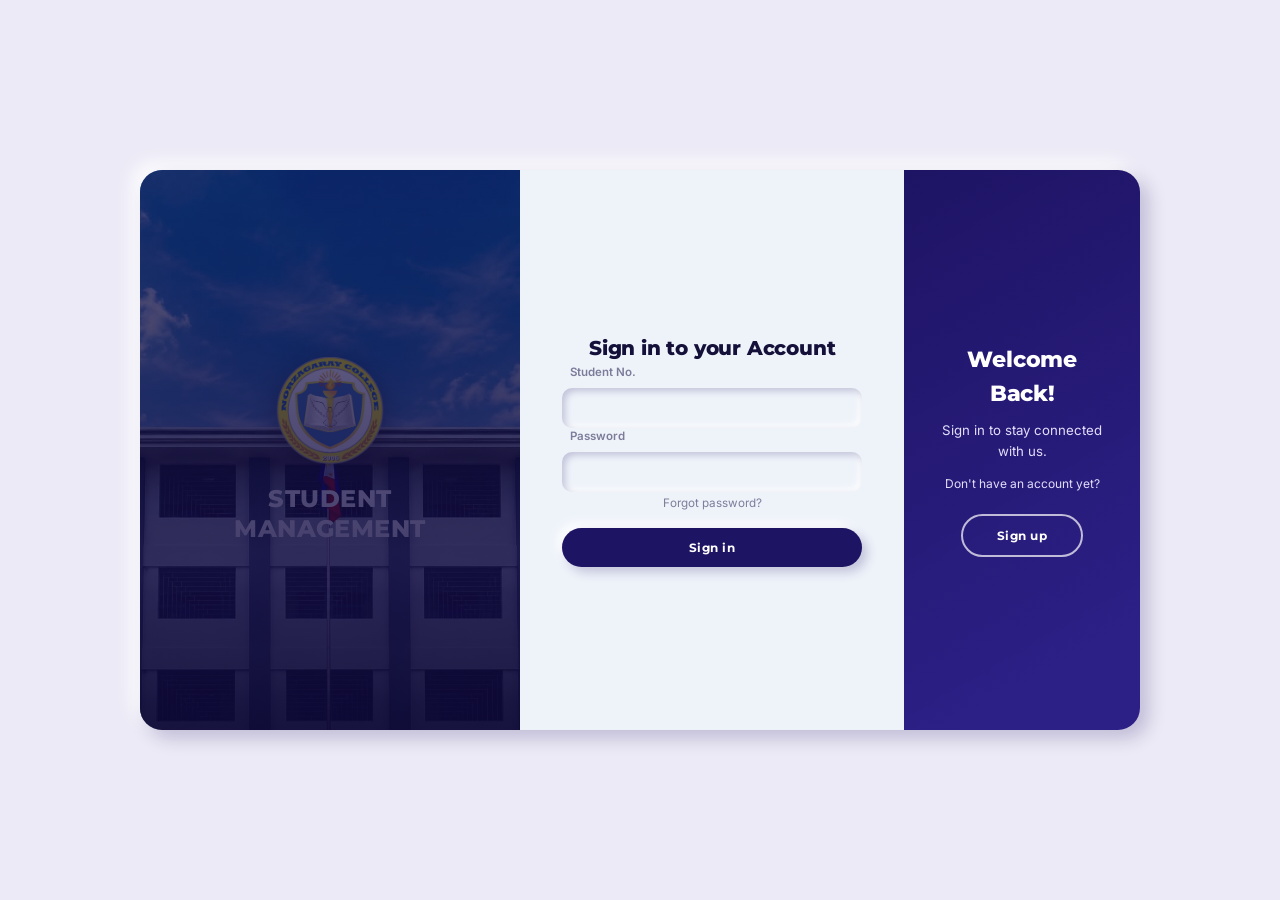
<file: index.html>
<!DOCTYPE html>
<html lang="en">
<head>
<meta charset="UTF-8">
<meta name="viewport" content="width=device-width, initial-scale=1">
<title>Sign in — Student Complaint Management System | Norzagaray College</title>
<link rel="icon" href="logo.png">
<link rel="stylesheet" href="style.css">
</head>
<body class="auth-page">

<div class="auth-card" id="authCard">

  <!-- left: campus photo panel -->
  <div class="auth-photo">
    <img class="seal" src="logo.png" alt="Norzagaray College seal">
    <h2>STUDENT<br>MANAGEMENT</h2>
  </div>

  <!-- right: swappable sign in / register panels -->
  <div class="auth-tabs">
    <button class="tab on" id="tabIn" type="button" onclick="showSignIn()">Sign in</button>
    <button class="tab" id="tabUp" type="button" onclick="showRegister()">Register</button>
  </div>

    <!-- SIGN IN -->
    <div class="form-side side-signin">
      <form class="auth-form" action="dashboard.html" method="get">
        <h1>Sign in to your Account</h1>

        <label class="field">
          <span>Student No.</span>
          <input type="text" name="student_no" required>
        </label>

        <label class="field">
          <span>Password</span>
          <input type="password" name="password" required>
        </label>

        <a href="#" class="forgot">Forgot password?</a>

        <button class="btn btn-wide" type="submit">Sign in</button>
      </form>
    </div>

    <!-- REGISTER -->
    <div class="form-side side-register">
      <form class="auth-form" action="dashboard.html" method="get">
        <h1>Create an Account</h1>

        <label class="field">
          <span>Full name</span>
          <input type="text" name="full_name" required>
        </label>

        <label class="field">
          <span>Student No.</span>
          <input type="text" name="student_no" placeholder="2025-0448" required>
        </label>

        <label class="field">
          <span>Email</span>
          <input type="email" name="email" placeholder="you@norzagaraycollege.edu.ph" required>
        </label>

        <label class="field">
          <span>Password</span>
          <input type="password" name="password" placeholder="At least 8 characters" required>
        </label>

        <label class="field">
          <span>Confirm password</span>
          <input type="password" name="confirm_password" placeholder="Re-type your password" required>
        </label>

        <button class="btn btn-wide" type="submit" style="margin-top:6px">Sign up</button>
      </form>
    </div>

    <!-- the navy panel that slides across -->
    <div class="slide-panel">
      <div class="panel-face panel-left">
        <h2>Welcome Back!</h2>
        <p>Sign in to stay connected with us.</p>
        <p style="margin-top:-6px; font-size:.75rem;">Don't have an account yet?</p>
        <button class="btn btn-ghost" type="button" onclick="showRegister()">Sign up</button>
      </div>
      <div class="panel-face panel-right">
        <h2>Hi NC Students!</h2>
        <p>Sign up once, then raise concerns about a teacher, student, or damaged facility.</p>
        <button class="btn btn-ghost" type="button" onclick="showSignIn()">Back</button>
      </div>
    </div>

</div>

<script>
  const card = document.getElementById('authCard');
  const tabIn = document.getElementById('tabIn');
  const tabUp = document.getElementById('tabUp');

  function showRegister(){
    card.classList.add('show-register');
    tabUp.classList.add('on'); tabIn.classList.remove('on');
  }
  function showSignIn(){
    card.classList.remove('show-register');
    tabIn.classList.add('on'); tabUp.classList.remove('on');
  }
</script>
</body>
</html>
</file>
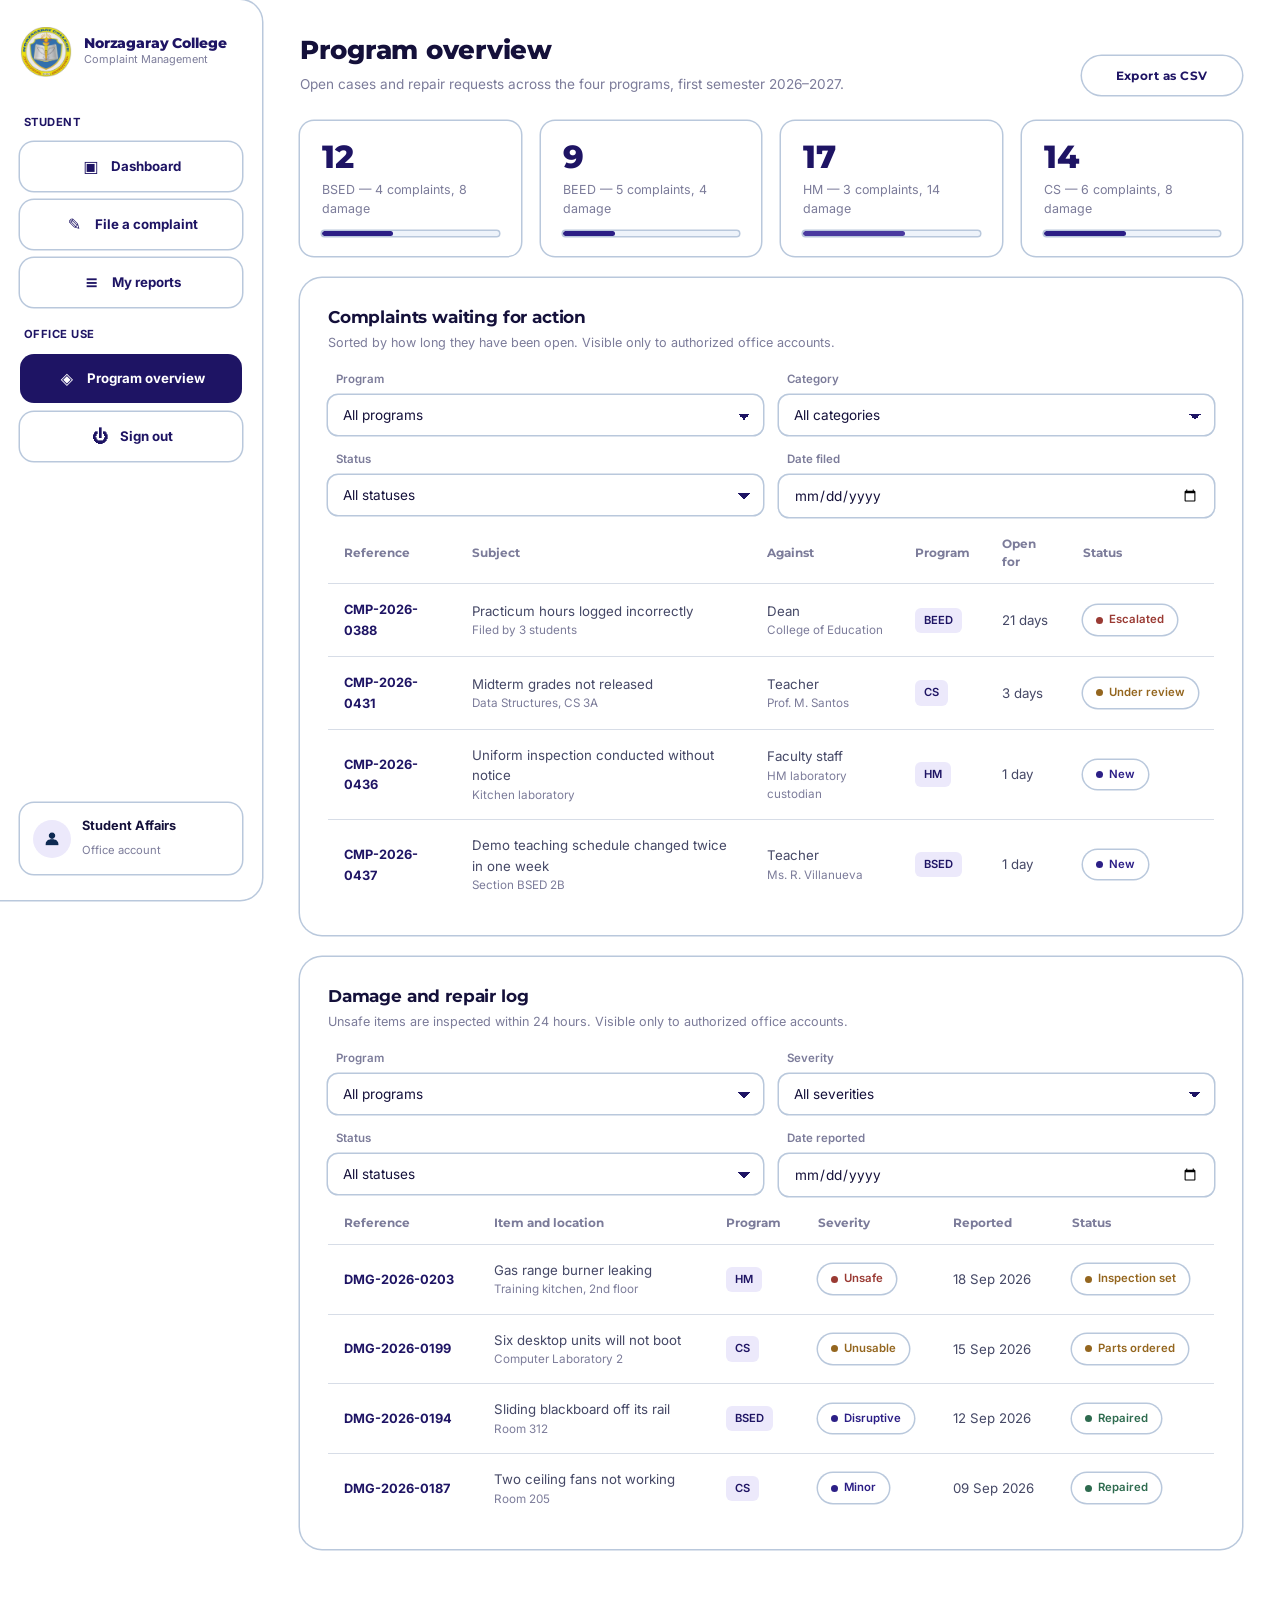
<file: admin.html>
<!DOCTYPE html>
<html lang="en">
<head>
<meta charset="UTF-8">
<meta name="viewport" content="width=device-width, initial-scale=1">
<title>Program overview — Student Complaint Management System</title>
<link rel="icon" href="logo.png">
<link rel="stylesheet" href="style.css">
</head>
<body>

<div class="shell">

  <aside class="rail">
    <div class="rail-brand">
      <img src="logo.png" alt="Norzagaray College seal">
      <div>
        <div class="brand-name">Norzagaray College</div>
        <div class="brand-sub">Complaint Management</div>
      </div>
    </div>

    <nav class="nav">
      <span class="nav-label">Student</span>
      <a href="dashboard.html"><span class="ico">▣</span> Dashboard</a>
      <a href="complaint.html"><span class="ico">✎</span> File a complaint</a>
      <a href="reports.html"><span class="ico">≡</span> My reports</a>
      <span class="nav-label">Office use</span>
      <a href="admin.html" class="on"><span class="ico">◈</span> Program overview</a>
      <a href="index.html"><span class="ico">⏻</span> Sign out</a>
    </nav>

    <div class="rail-user">
      <div class="avatar"><img src="avatar.png" alt=""></div>
      <div>
        <b>Student Affairs</b>
        <span>Office account</span>
      </div>
    </div>
  </aside>

  <main class="main">

    <div class="topbar">
      <div>
        <h1>Program overview</h1>
        <p>Open cases and repair requests across the four programs, first semester 2026–2027.</p>
      </div>
      <div class="topbar-actions">
        <button class="btn btn-soft" type="button">Export as CSV</button>
      </div>
    </div>

    <div class="grid g-4">
      <div class="stat">
        <div class="n">12</div>
        <div class="k">BSED — 4 complaints, 8 damage</div>
        <div class="bar"><i style="width:40%"></i></div>
      </div>
      <div class="stat">
        <div class="n">9</div>
        <div class="k">BEED — 5 complaints, 4 damage</div>
        <div class="bar"><i style="width:30%"></i></div>
      </div>
      <div class="stat">
        <div class="n">17</div>
        <div class="k">HM — 3 complaints, 14 damage</div>
        <div class="bar"><i class="gold" style="width:58%"></i></div>
      </div>
      <div class="stat">
        <div class="n">14</div>
        <div class="k">CS — 6 complaints, 8 damage</div>
        <div class="bar"><i style="width:47%"></i></div>
      </div>
    </div>

    <div class="card" style="margin-top:22px">
      <div class="card-head">
        <div>
          <h2>Complaints waiting for action</h2>
          <p>Sorted by how long they have been open. Visible only to authorized office accounts.</p>
        </div>
      </div>

      <div class="form-grid" style="margin-bottom:18px">
        <label class="field" style="margin:0">
          <span>Program</span>
          <select>
            <option>All programs</option>
            <option>BSED</option>
            <option>BEED</option>
            <option>HM</option>
            <option>CS</option>
          </select>
        </label>
        <label class="field" style="margin:0">
          <span>Category</span>
          <select>
            <option>All categories</option>
            <option>Grading or records</option>
            <option>Conduct or unfair treatment</option>
            <option>Class schedule or absences</option>
            <option>Fees, payments, or receipts</option>
            <option>Office service and response time</option>
            <option>Harassment or bullying</option>
            <option>Other</option>
          </select>
        </label>
        <label class="field" style="margin:0">
          <span>Status</span>
          <select>
            <option>All statuses</option>
            <option>New</option>
            <option>Under review</option>
            <option>Escalated</option>
            <option>Resolved</option>
          </select>
        </label>
        <label class="field" style="margin:0">
          <span>Date filed</span>
          <input type="date">
        </label>
      </div>

      <div class="table-wrap">
        <table>
          <thead>
            <tr>
              <th>Reference</th>
              <th>Subject</th>
              <th>Against</th>
              <th>Program</th>
              <th>Open for</th>
              <th>Status</th>
            </tr>
          </thead>
          <tbody>
            <tr>
              <td><span class="ref">CMP-2026-0388</span></td>
              <td>Practicum hours logged incorrectly<span class="sub">Filed by 3 students</span></td>
              <td>Dean<span class="sub">College of Education</span></td>
              <td><span class="chip">BEED</span></td>
              <td>21 days</td>
              <td><span class="pill urgent">Escalated</span></td>
            </tr>
            <tr>
              <td><span class="ref">CMP-2026-0431</span></td>
              <td>Midterm grades not released<span class="sub">Data Structures, CS 3A</span></td>
              <td>Teacher<span class="sub">Prof. M. Santos</span></td>
              <td><span class="chip">CS</span></td>
              <td>3 days</td>
              <td><span class="pill review">Under review</span></td>
            </tr>
            <tr>
              <td><span class="ref">CMP-2026-0436</span></td>
              <td>Uniform inspection conducted without notice<span class="sub">Kitchen laboratory</span></td>
              <td>Faculty staff<span class="sub">HM laboratory custodian</span></td>
              <td><span class="chip">HM</span></td>
              <td>1 day</td>
              <td><span class="pill new">New</span></td>
            </tr>
            <tr>
              <td><span class="ref">CMP-2026-0437</span></td>
              <td>Demo teaching schedule changed twice in one week<span class="sub">Section BSED 2B</span></td>
              <td>Teacher<span class="sub">Ms. R. Villanueva</span></td>
              <td><span class="chip">BSED</span></td>
              <td>1 day</td>
              <td><span class="pill new">New</span></td>
            </tr>
          </tbody>
        </table>
      </div>
    </div>

    <div class="card">
      <div class="card-head">
        <div>
          <h2>Damage and repair log</h2>
          <p>Unsafe items are inspected within 24 hours. Visible only to authorized office accounts.</p>
        </div>
      </div>

      <div class="form-grid" style="margin-bottom:18px">
        <label class="field" style="margin:0">
          <span>Program</span>
          <select>
            <option>All programs</option>
            <option>BSED</option>
            <option>BEED</option>
            <option>HM</option>
            <option>CS</option>
          </select>
        </label>
        <label class="field" style="margin:0">
          <span>Severity</span>
          <select>
            <option>All severities</option>
            <option>Minor</option>
            <option>Disruptive</option>
            <option>Unusable</option>
            <option>Unsafe</option>
          </select>
        </label>
        <label class="field" style="margin:0">
          <span>Status</span>
          <select>
            <option>All statuses</option>
            <option>Reported</option>
            <option>Inspection set</option>
            <option>Parts ordered</option>
            <option>Repaired</option>
          </select>
        </label>
        <label class="field" style="margin:0">
          <span>Date reported</span>
          <input type="date">
        </label>
      </div>

      <div class="table-wrap">
        <table>
          <thead>
            <tr>
              <th>Reference</th>
              <th>Item and location</th>
              <th>Program</th>
              <th>Severity</th>
              <th>Reported</th>
              <th>Status</th>
            </tr>
          </thead>
          <tbody>
            <tr>
              <td><span class="ref">DMG-2026-0203</span></td>
              <td>Gas range burner leaking<span class="sub">Training kitchen, 2nd floor</span></td>
              <td><span class="chip">HM</span></td>
              <td><span class="pill urgent">Unsafe</span></td>
              <td>18 Sep 2026</td>
              <td><span class="pill review">Inspection set</span></td>
            </tr>
            <tr>
              <td><span class="ref">DMG-2026-0199</span></td>
              <td>Six desktop units will not boot<span class="sub">Computer Laboratory 2</span></td>
              <td><span class="chip">CS</span></td>
              <td><span class="pill review">Unusable</span></td>
              <td>15 Sep 2026</td>
              <td><span class="pill review">Parts ordered</span></td>
            </tr>
            <tr>
              <td><span class="ref">DMG-2026-0194</span></td>
              <td>Sliding blackboard off its rail<span class="sub">Room 312</span></td>
              <td><span class="chip">BSED</span></td>
              <td><span class="pill new">Disruptive</span></td>
              <td>12 Sep 2026</td>
              <td><span class="pill done">Repaired</span></td>
            </tr>
            <tr>
              <td><span class="ref">DMG-2026-0187</span></td>
              <td>Two ceiling fans not working<span class="sub">Room 205</span></td>
              <td><span class="chip">CS</span></td>
              <td><span class="pill new">Minor</span></td>
              <td>09 Sep 2026</td>
              <td><span class="pill done">Repaired</span></td>
            </tr>
          </tbody>
        </table>
      </div>
    </div>

  </main>
</div>
<script src="profile.js"></script>
</body>
</html>
</file>
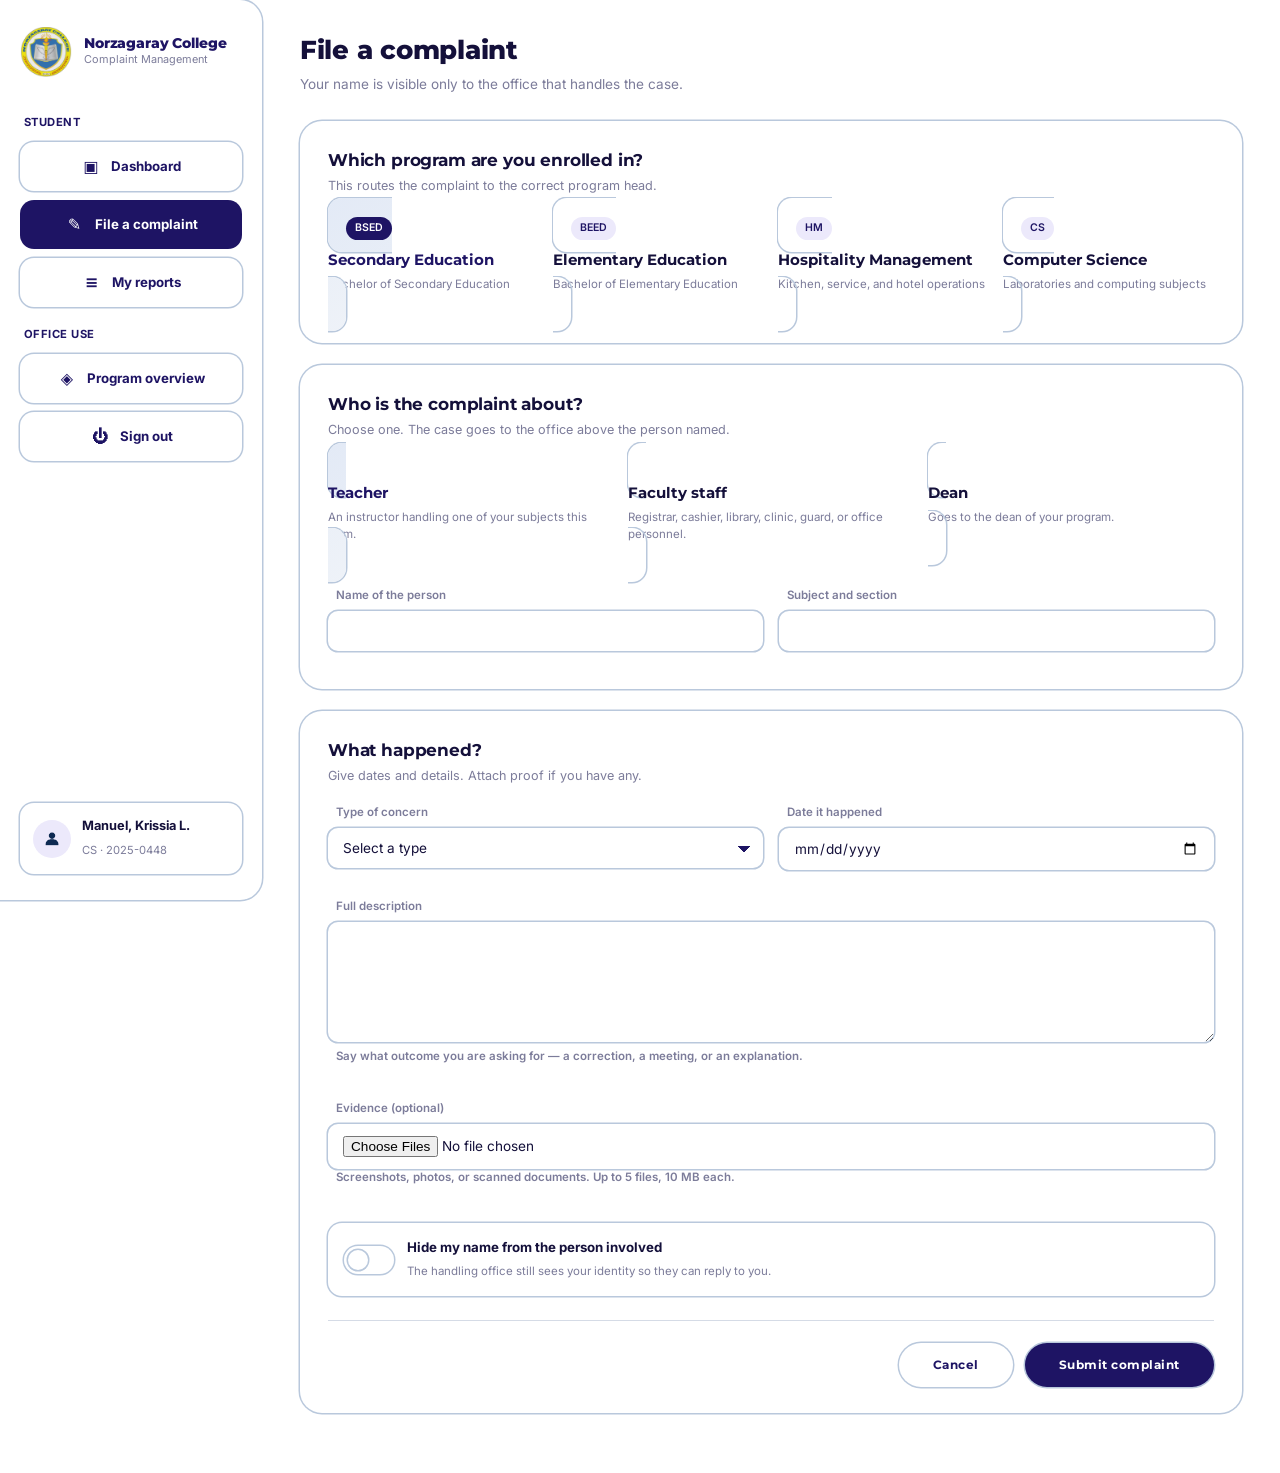
<file: complaint.html>
<!DOCTYPE html>
<html lang="en">
<head>
<meta charset="UTF-8">
<meta name="viewport" content="width=device-width, initial-scale=1">
<title>File a complaint — Student Complaint Management System</title>
<link rel="icon" href="logo.png">
<link rel="stylesheet" href="style.css">
</head>
<body>

<div class="shell">

  <aside class="rail">
    <div class="rail-brand">
      <img src="logo.png" alt="Norzagaray College seal">
      <div>
        <div class="brand-name">Norzagaray College</div>
        <div class="brand-sub">Complaint Management</div>
      </div>
    </div>

    <nav class="nav">
      <span class="nav-label">Student</span>
      <a href="dashboard.html"><span class="ico">▣</span> Dashboard</a>
      <a href="complaint.html" class="on"><span class="ico">✎</span> File a complaint</a>
      <a href="reports.html"><span class="ico">≡</span> My reports</a>
      <span class="nav-label">Office use</span>
      <a href="admin.html"><span class="ico">◈</span> Program overview</a>
      <a href="index.html"><span class="ico">⏻</span> Sign out</a>
    </nav>

    <div class="rail-user">
      <div class="avatar"><img src="avatar.png" alt=""></div>
      <div>
        <b>Manuel, Krissia L.</b>
        <span>CS · 2025-0448</span>
      </div>
    </div>
  </aside>

  <main class="main">

    <div class="topbar">
      <div>
        <h1>File a complaint</h1>
        <p>Your name is visible only to the office that handles the case.</p>
      </div>
    </div>

    <form action="reports.html" method="get">

      <div class="card">
        <div class="card-head">
          <div>
            <h2>Which program are you enrolled in?</h2>
            <p>This routes the complaint to the correct program head.</p>
          </div>
        </div>

        <div class="choice-grid c4">
          <label class="choice">
            <input type="radio" name="program" value="BSED" checked>
            <span class="box">
              <span class="tag">BSED</span>
              <b>Secondary Education</b>
              <small>Bachelor of Secondary Education</small>
            </span>
          </label>
          <label class="choice">
            <input type="radio" name="program" value="BEED">
            <span class="box">
              <span class="tag">BEED</span>
              <b>Elementary Education</b>
              <small>Bachelor of Elementary Education</small>
            </span>
          </label>
          <label class="choice">
            <input type="radio" name="program" value="HM">
            <span class="box">
              <span class="tag">HM</span>
              <b>Hospitality Management</b>
              <small>Kitchen, service, and hotel operations</small>
            </span>
          </label>
          <label class="choice">
            <input type="radio" name="program" value="CS">
            <span class="box">
              <span class="tag">CS</span>
              <b>Computer Science</b>
              <small>Laboratories and computing subjects</small>
            </span>
          </label>
        </div>
      </div>

      <div class="card">
        <div class="card-head">
          <div>
            <h2>Who is the complaint about?</h2>
            <p>Choose one. The case goes to the office above the person named.</p>
          </div>
        </div>

        <div class="choice-grid c3">
          <label class="choice">
            <input type="radio" name="against" value="teacher" checked>
            <span class="box">
              <b>Teacher</b>
              <small>An instructor handling one of your subjects this term.</small>
            </span>
          </label>
          <label class="choice">
            <input type="radio" name="against" value="faculty-staff">
            <span class="box">
              <b>Faculty staff</b>
              <small>Registrar, cashier, library, clinic, guard, or office personnel.</small>
            </span>
          </label>
          <label class="choice">
            <input type="radio" name="against" value="dean">
            <span class="box">
              <b>Dean</b>
              <small>Goes to the dean of your program.</small>
            </span>
          </label>
        </div>

        <div class="form-grid" style="margin-top:20px">
          <label class="field">
            <span>Name of the person</span>
            <input type="text" name="person">
          </label>
          <label class="field">
            <span>Subject and section</span>
            <input type="text" name="context">
          </label>
        </div>
      </div>

      <div class="card">
        <div class="card-head">
          <div>
            <h2>What happened?</h2>
            <p>Give dates and details. Attach proof if you have any.</p>
          </div>
        </div>

        <div class="form-grid">
          <label class="field">
            <span>Type of concern</span>
            <select name="category" required>
              <option value="" selected disabled>Select a type</option>
              <option>Grading or records</option>
              <option>Conduct or unfair treatment</option>
              <option>Class schedule or absences</option>
              <option>Fees, payments, or receipts</option>
              <option>Office service and response time</option>
              <option>Harassment or bullying</option>
              <option>Other</option>
            </select>
          </label>

          <label class="field">
            <span>Date it happened</span>
            <input type="date" name="date" required>
          </label>

          <label class="field span-2">
            <span>Full description</span>
            <textarea name="details" required></textarea>
            <span class="form-note">Say what outcome you are asking for — a correction, a meeting, or an explanation.</span>
          </label>

          <label class="field span-2">
            <span>Evidence (optional)</span>
            <input type="file" name="evidence" multiple>
            <span class="form-note">Screenshots, photos, or scanned documents. Up to 5 files, 10&nbsp;MB each.</span>
          </label>
        </div>

        <div class="switch-row" style="margin-top:18px">
          <label class="switch">
            <input type="checkbox" name="anonymous">
            <span class="track"></span>
          </label>
          <div>
            <b>Hide my name from the person involved</b>
            <small>The handling office still sees your identity so they can reply to you.</small>
          </div>
        </div>

        <div class="form-actions">
          <a href="dashboard.html" class="btn btn-soft">Cancel</a>
          <button class="btn" type="submit">Submit complaint</button>
        </div>
      </div>

    </form>

  </main>
</div>
<script src="profile.js"></script>
</body>
</html>
</file>
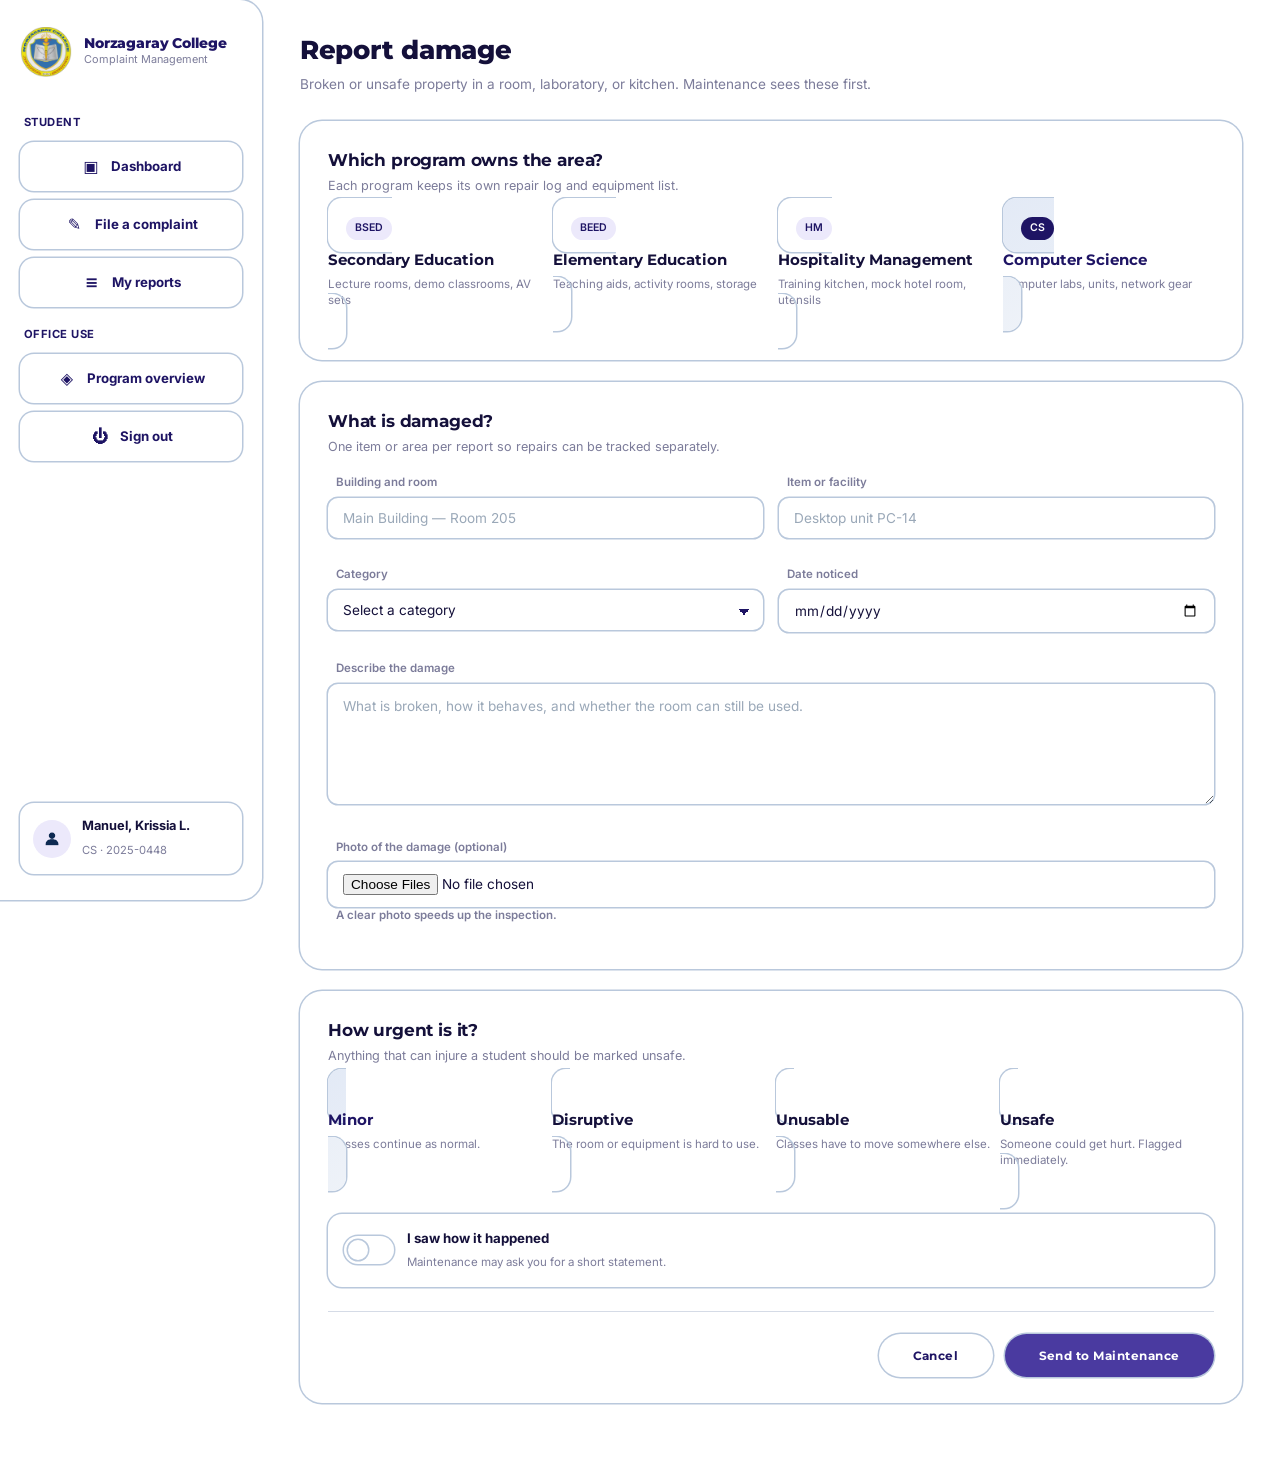
<file: damage.html>
<!DOCTYPE html>
<html lang="en">
<head>
<meta charset="UTF-8">
<meta name="viewport" content="width=device-width, initial-scale=1">
<title>Report damage — Student Complaint Management System</title>
<link rel="icon" href="logo.png">
<link rel="stylesheet" href="style.css">
</head>
<body>

<div class="shell">

  <aside class="rail">
    <div class="rail-brand">
      <img src="logo.png" alt="Norzagaray College seal">
      <div>
        <div class="brand-name">Norzagaray College</div>
        <div class="brand-sub">Complaint Management</div>
      </div>
    </div>

    <nav class="nav">
      <span class="nav-label">Student</span>
      <a href="dashboard.html"><span class="ico">▣</span> Dashboard</a>
      <a href="complaint.html"><span class="ico">✎</span> File a complaint</a>
      <a href="reports.html"><span class="ico">≡</span> My reports</a>
      <span class="nav-label">Office use</span>
      <a href="admin.html"><span class="ico">◈</span> Program overview</a>
      <a href="index.html"><span class="ico">⏻</span> Sign out</a>
    </nav>

    <div class="rail-user">
      <div class="avatar"><img src="avatar.png" alt=""></div>
      <div>
        <b>Manuel, Krissia L.</b>
        <span>CS · 2025-0448</span>
      </div>
    </div>
  </aside>

  <main class="main">

    <div class="topbar">
      <div>
        <h1>Report damage</h1>
        <p>Broken or unsafe property in a room, laboratory, or kitchen. Maintenance sees these first.</p>
      </div>
    </div>

    <form action="reports.html" method="get">

      <div class="card">
        <div class="card-head">
          <div>
            <h2>Which program owns the area?</h2>
            <p>Each program keeps its own repair log and equipment list.</p>
          </div>
        </div>

        <div class="choice-grid c4">
          <label class="choice">
            <input type="radio" name="program" value="BSED">
            <span class="box">
              <span class="tag">BSED</span>
              <b>Secondary Education</b>
              <small>Lecture rooms, demo classrooms, AV sets</small>
            </span>
          </label>
          <label class="choice">
            <input type="radio" name="program" value="BEED">
            <span class="box">
              <span class="tag">BEED</span>
              <b>Elementary Education</b>
              <small>Teaching aids, activity rooms, storage</small>
            </span>
          </label>
          <label class="choice">
            <input type="radio" name="program" value="HM">
            <span class="box">
              <span class="tag">HM</span>
              <b>Hospitality Management</b>
              <small>Training kitchen, mock hotel room, utensils</small>
            </span>
          </label>
          <label class="choice">
            <input type="radio" name="program" value="CS" checked>
            <span class="box">
              <span class="tag">CS</span>
              <b>Computer Science</b>
              <small>Computer labs, units, network gear</small>
            </span>
          </label>
        </div>
      </div>

      <div class="card">
        <div class="card-head">
          <div>
            <h2>What is damaged?</h2>
            <p>One item or area per report so repairs can be tracked separately.</p>
          </div>
        </div>

        <div class="form-grid">
          <label class="field">
            <span>Building and room</span>
            <input type="text" name="room" placeholder="Main Building — Room 205" required>
          </label>

          <label class="field">
            <span>Item or facility</span>
            <input type="text" name="item" placeholder="Desktop unit PC-14" required>
          </label>

          <label class="field">
            <span>Category</span>
            <select name="category" required>
              <option value="" selected disabled>Select a category</option>
              <option>Electrical — lights, outlets, fans, aircon</option>
              <option>Computer and network equipment</option>
              <option>Kitchen or laboratory equipment</option>
              <option>Furniture — chairs, tables, cabinets</option>
              <option>Plumbing and comfort rooms</option>
              <option>Structure — doors, windows, ceiling, floor</option>
              <option>Other</option>
            </select>
          </label>

          <label class="field">
            <span>Date noticed</span>
            <input type="date" name="date" required>
          </label>

          <label class="field span-2">
            <span>Describe the damage</span>
            <textarea name="details" placeholder="What is broken, how it behaves, and whether the room can still be used." required></textarea>
          </label>

          <label class="field span-2">
            <span>Photo of the damage (optional)</span>
            <input type="file" name="photo" accept="image/*" multiple>
            <span class="form-note">A clear photo speeds up the inspection.</span>
          </label>
        </div>
      </div>

      <div class="card">
        <div class="card-head">
          <div>
            <h2>How urgent is it?</h2>
            <p>Anything that can injure a student should be marked unsafe.</p>
          </div>
        </div>

        <div class="scale">
          <label class="choice">
            <input type="radio" name="severity" value="minor" checked>
            <span class="box">
              <b>Minor</b>
              <small>Classes continue as normal.</small>
            </span>
          </label>
          <label class="choice">
            <input type="radio" name="severity" value="disruptive">
            <span class="box">
              <b>Disruptive</b>
              <small>The room or equipment is hard to use.</small>
            </span>
          </label>
          <label class="choice">
            <input type="radio" name="severity" value="unusable">
            <span class="box">
              <b>Unusable</b>
              <small>Classes have to move somewhere else.</small>
            </span>
          </label>
          <label class="choice">
            <input type="radio" name="severity" value="unsafe">
            <span class="box">
              <b>Unsafe</b>
              <small>Someone could get hurt. Flagged immediately.</small>
            </span>
          </label>
        </div>

        <div class="switch-row" style="margin-top:20px">
          <label class="switch">
            <input type="checkbox" name="witness">
            <span class="track"></span>
          </label>
          <div>
            <b>I saw how it happened</b>
            <small>Maintenance may ask you for a short statement.</small>
          </div>
        </div>

        <div class="form-actions">
          <a href="dashboard.html" class="btn btn-soft">Cancel</a>
          <button class="btn btn-gold" type="submit">Send to Maintenance</button>
        </div>
      </div>

    </form>

  </main>
</div>
<script src="profile.js"></script>
</body>
</html>
</file>
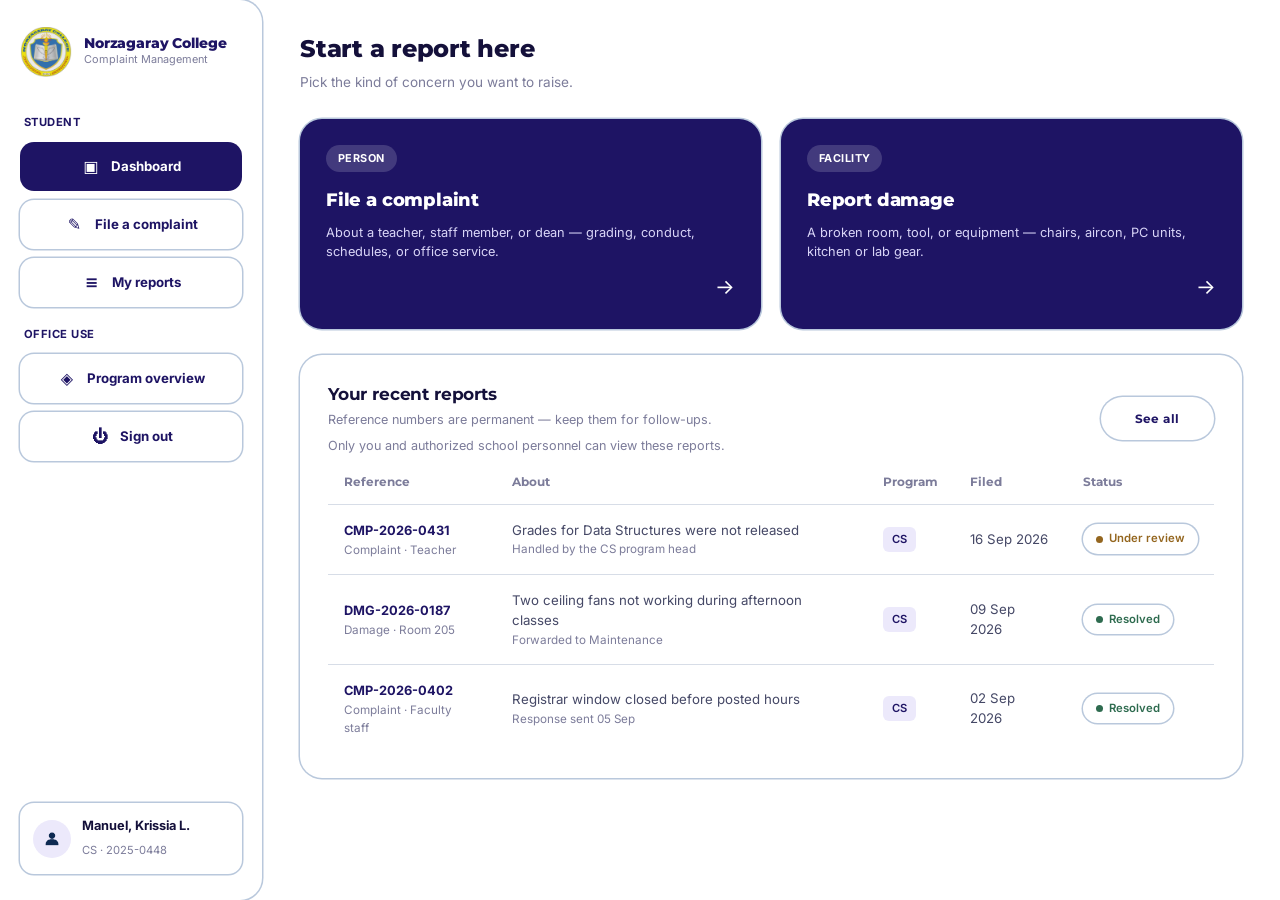
<file: dashboard.html>
<!DOCTYPE html>
<html lang="en">
<head>
<meta charset="UTF-8">
<meta name="viewport" content="width=device-width, initial-scale=1">
<title>Dashboard — Student Complaint Management System</title>
<link rel="icon" href="logo.png">
<link rel="stylesheet" href="style.css">
</head>
<body>

<div class="shell">

  <aside class="rail">
    <div class="rail-brand">
      <img src="logo.png" alt="Norzagaray College seal">
      <div>
        <div class="brand-name">Norzagaray College</div>
        <div class="brand-sub">Complaint Management</div>
      </div>
    </div>

    <nav class="nav">
      <span class="nav-label">Student</span>
      <a href="dashboard.html" class="on"><span class="ico">▣</span> Dashboard</a>
      <a href="complaint.html"><span class="ico">✎</span> File a complaint</a>
      <a href="reports.html"><span class="ico">≡</span> My reports</a>
      <span class="nav-label">Office use</span>
      <a href="admin.html"><span class="ico">◈</span> Program overview</a>
      <a href="index.html"><span class="ico">⏻</span> Sign out</a>
    </nav>

    <div class="rail-user">
      <div class="avatar"><img src="avatar.png" alt=""></div>
      <div>
        <b>Manuel, Krissia L.</b>
        <span>CS · 2025-0448</span>
      </div>
    </div>
  </aside>

  <main class="main">

    <div class="report-hero">
      <h1>Start a report here</h1>
      <p>Pick the kind of concern you want to raise.</p>
    </div>

    <div class="report-tiles">
      <a href="complaint.html" class="report-tile">
        <span class="tag">Person</span>
        <div>
          <h3>File a complaint</h3>
          <p>About a teacher, staff member, or dean — grading, conduct, schedules, or office service.</p>
        </div>
        <span class="go">→</span>
      </a>
      <a href="damage.html" class="report-tile">
        <span class="tag">Facility</span>
        <div>
          <h3>Report damage</h3>
          <p>A broken room, tool, or equipment — chairs, aircon, PC units, kitchen or lab gear.</p>
        </div>
        <span class="go">→</span>
      </a>
    </div>

    <div class="card" style="margin-top:26px">
      <div class="card-head">
        <div>
          <h2>Your recent reports</h2>
          <p>Reference numbers are permanent — keep them for follow-ups.</p>
          <p class="form-note" style="margin-top:6px">Only you and authorized school personnel can view these reports.</p>
        </div>
        <a href="reports.html" class="btn btn-soft">See all</a>
      </div>

      <div class="table-wrap">
        <table>
          <thead>
            <tr>
              <th>Reference</th>
              <th>About</th>
              <th>Program</th>
              <th>Filed</th>
              <th>Status</th>
            </tr>
          </thead>
          <tbody>
            <tr>
              <td><span class="ref">CMP-2026-0431</span><span class="sub">Complaint · Teacher</span></td>
              <td>Grades for Data Structures were not released<span class="sub">Handled by the CS program head</span></td>
              <td><span class="chip">CS</span></td>
              <td>16 Sep 2026</td>
              <td><span class="pill review">Under review</span></td>
            </tr>
            <tr>
              <td><span class="ref">DMG-2026-0187</span><span class="sub">Damage · Room 205</span></td>
              <td>Two ceiling fans not working during afternoon classes<span class="sub">Forwarded to Maintenance</span></td>
              <td><span class="chip">CS</span></td>
              <td>09 Sep 2026</td>
              <td><span class="pill done">Resolved</span></td>
            </tr>
            <tr>
              <td><span class="ref">CMP-2026-0402</span><span class="sub">Complaint · Faculty staff</span></td>
              <td>Registrar window closed before posted hours<span class="sub">Response sent 05 Sep</span></td>
              <td><span class="chip">CS</span></td>
              <td>02 Sep 2026</td>
              <td><span class="pill done">Resolved</span></td>
            </tr>
          </tbody>
        </table>
      </div>
    </div>

  </main>
</div>
<script src="profile.js"></script>
</body>
</html>
</file>
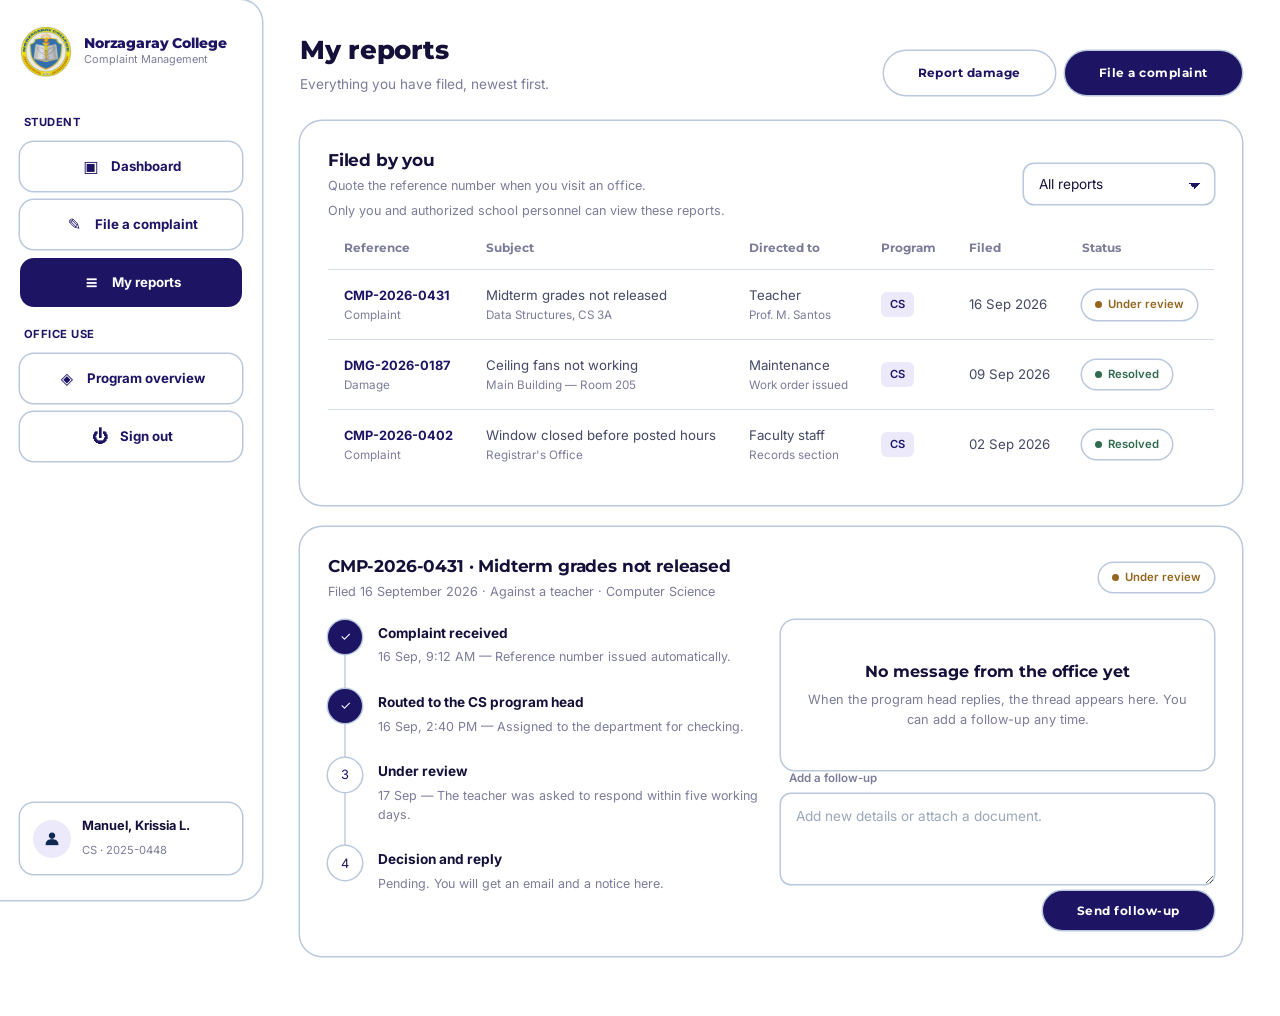
<file: reports.html>
<!DOCTYPE html>
<html lang="en">
<head>
<meta charset="UTF-8">
<meta name="viewport" content="width=device-width, initial-scale=1">
<title>My reports — Student Complaint Management System</title>
<link rel="icon" href="logo.png">
<link rel="stylesheet" href="style.css">
</head>
<body>

<div class="shell">

  <aside class="rail">
    <div class="rail-brand">
      <img src="logo.png" alt="Norzagaray College seal">
      <div>
        <div class="brand-name">Norzagaray College</div>
        <div class="brand-sub">Complaint Management</div>
      </div>
    </div>

    <nav class="nav">
      <span class="nav-label">Student</span>
      <a href="dashboard.html"><span class="ico">▣</span> Dashboard</a>
      <a href="complaint.html"><span class="ico">✎</span> File a complaint</a>
      <a href="reports.html" class="on"><span class="ico">≡</span> My reports</a>
      <span class="nav-label">Office use</span>
      <a href="admin.html"><span class="ico">◈</span> Program overview</a>
      <a href="index.html"><span class="ico">⏻</span> Sign out</a>
    </nav>

    <div class="rail-user">
      <div class="avatar"><img src="avatar.png" alt=""></div>
      <div>
        <b>Manuel, Krissia L.</b>
        <span>CS · 2025-0448</span>
      </div>
    </div>
  </aside>

  <main class="main">

    <div class="topbar">
      <div>
        <h1>My reports</h1>
        <p>Everything you have filed, newest first.</p>
      </div>
      <div class="topbar-actions">
        <a href="damage.html" class="btn btn-soft">Report damage</a>
        <a href="complaint.html" class="btn">File a complaint</a>
      </div>
    </div>

    <div class="card">
      <div class="card-head">
        <div>
          <h2>Filed by you</h2>
          <p>Quote the reference number when you visit an office.</p>
          <p class="form-note" style="margin-top:6px">Only you and authorized school personnel can view these reports.</p>
        </div>
        <label class="field" style="margin:0; min-width:190px">
          <select>
            <option>All reports</option>
            <option>Complaints only</option>
            <option>Damage reports only</option>
            <option>Still open</option>
          </select>
        </label>
      </div>

      <div class="table-wrap">
        <table>
          <thead>
            <tr>
              <th>Reference</th>
              <th>Subject</th>
              <th>Directed to</th>
              <th>Program</th>
              <th>Filed</th>
              <th>Status</th>
            </tr>
          </thead>
          <tbody>
            <tr>
              <td><span class="ref">CMP-2026-0431</span><span class="sub">Complaint</span></td>
              <td>Midterm grades not released<span class="sub">Data Structures, CS 3A</span></td>
              <td>Teacher<span class="sub">Prof. M. Santos</span></td>
              <td><span class="chip">CS</span></td>
              <td>16 Sep 2026</td>
              <td><span class="pill review">Under review</span></td>
            </tr>
            <tr>
              <td><span class="ref">DMG-2026-0187</span><span class="sub">Damage</span></td>
              <td>Ceiling fans not working<span class="sub">Main Building — Room 205</span></td>
              <td>Maintenance<span class="sub">Work order issued</span></td>
              <td><span class="chip">CS</span></td>
              <td>09 Sep 2026</td>
              <td><span class="pill done">Resolved</span></td>
            </tr>
            <tr>
              <td><span class="ref">CMP-2026-0402</span><span class="sub">Complaint</span></td>
              <td>Window closed before posted hours<span class="sub">Registrar's Office</span></td>
              <td>Faculty staff<span class="sub">Records section</span></td>
              <td><span class="chip">CS</span></td>
              <td>02 Sep 2026</td>
              <td><span class="pill done">Resolved</span></td>
            </tr>
          </tbody>
        </table>
      </div>
    </div>

    <div class="card">
      <div class="card-head">
        <div>
          <h2>CMP-2026-0431 · Midterm grades not released</h2>
          <p>Filed 16 September 2026 · Against a teacher · Computer Science</p>
        </div>
        <span class="pill review">Under review</span>
      </div>

      <div class="grid g-2">
        <div class="track-list">
          <div class="track-item">
            <div class="track-dot done">✓</div>
            <div>
              <b>Complaint received</b>
              <p>16 Sep, 9:12 AM — Reference number issued automatically.</p>
            </div>
          </div>
          <div class="track-item">
            <div class="track-dot done">✓</div>
            <div>
              <b>Routed to the CS program head</b>
              <p>16 Sep, 2:40 PM — Assigned to the department for checking.</p>
            </div>
          </div>
          <div class="track-item">
            <div class="track-dot">3</div>
            <div>
              <b>Under review</b>
              <p>17 Sep — The teacher was asked to respond within five working days.</p>
            </div>
          </div>
          <div class="track-item">
            <div class="track-dot">4</div>
            <div>
              <b>Decision and reply</b>
              <p>Pending. You will get an email and a notice here.</p>
            </div>
          </div>
        </div>

        <div>
          <div class="empty">
            <b>No message from the office yet</b>
            <p class="muted">When the program head replies, the thread appears here. You can add a follow-up any time.</p>
          </div>
          <label class="field" style="margin-top:16px">
            <span>Add a follow-up</span>
            <textarea placeholder="Add new details or attach a document." style="min-height:90px"></textarea>
          </label>
          <div style="display:flex; justify-content:flex-end">
            <button class="btn" type="button">Send follow-up</button>
          </div>
        </div>
      </div>
    </div>

  </main>
</div>
<script src="profile.js"></script>
</body>
</html>
</file>
<file: style.css>
/* ============================================================
   Norzagaray College — Student Complaint Management System
   Shared stylesheet
   Look: soft neumorphic surfaces on the college's blue + gold
   ============================================================ */

@import url('https://fonts.googleapis.com/css2?family=Montserrat:wght@500;600;700;800&family=Inter:wght@400;500;600&display=swap');

:root{
  /* surfaces — flat white, used by the dashboard/app pages */
  --base:      #ffffff;
  --base-deep: #eef3fa;
  --shade:     #b9c8dc;
  --light:     #ffffff;

  /* deep navy-indigo accent (matches the college seal/panel color) */
  --navy:  #1e1464;
  --blue:  #2c1f86;
  --blue-soft: #ece9fb;
  --gold:  #4a3aa0;
  --gold-deep: #1e1464;

  /* text */
  --ink:   #14103a;
  --body:  #454866;
  --muted: #7c7c9a;

  /* states — kept muted so status pills stay readable */
  --ok:    #2e6b4f;
  --warn:  #94661f;
  --stop:  #9a3a33;

  /* shape */
  --r-lg: 22px;
  --r-md: 14px;
  --r-sm: 10px;

  /* flat — thin outline only, no blur, no glow. Used by the dashboard/app pages. */
  --out: 0 0 0 1.5px var(--shade);
  --out-sm: 0 0 0 1.5px var(--shade);
  --in: 0 0 0 1.5px var(--shade);
  --in-sm: 0 0 0 1.5px var(--shade);

  /* soft neumorphic shadows — reserved for the sign in / register screen only */
  --nm-bg:   #eceaf6;
  --nm-shade: rgba(30,20,100,.22);
  --nm-light: rgba(255,255,255,.9);
  --nm-out: 8px 8px 18px var(--nm-shade), -8px -8px 18px var(--nm-light);
  --nm-out-sm: 5px 5px 11px var(--nm-shade), -5px -5px 11px var(--nm-light);
  --nm-in: inset 5px 5px 10px var(--nm-shade), inset -5px -5px 10px var(--nm-light);
  --nm-in-sm: inset 3px 3px 7px var(--nm-shade), inset -3px -3px 7px var(--nm-light);
}

*{ box-sizing:border-box; margin:0; padding:0; }

html{ -webkit-text-size-adjust:100%; overflow-x:hidden; }

body{
  font-family:'Inter', system-ui, -apple-system, 'Segoe UI', sans-serif;
  color:var(--body);
  background:var(--base);
  min-height:100vh;
  line-height:1.55;
}

h1,h2,h3,h4,.brand-name,.btn,.tab{
  font-family:'Montserrat', system-ui, sans-serif;
  color:var(--ink);
  letter-spacing:-.01em;
}

a{ color:var(--blue); text-decoration:none; }
a:hover{ text-decoration:underline; }

:focus-visible{
  outline:3px solid var(--blue);
  outline-offset:3px;
  border-radius:6px;
}

/* ---------- the campus photo behind everything ---------- */
.campus-bg{
  position:fixed;
  inset:0;
  background:url('building.jpg') center 35% / cover no-repeat;
  filter:grayscale(45%) brightness(.5);
  z-index:-2;
}
.campus-bg::after{
  content:'';
  position:absolute;
  inset:0;
  background:
    linear-gradient(180deg, rgba(21,38,64,.5), rgba(21,38,64,.55) 40%, rgba(255,255,255,.97) 100%);
  backdrop-filter:blur(2px);
}

/* ============================================================
   1. SIGN IN / REGISTER
   ============================================================ */

.auth-page{
  min-height:100vh;
  display:flex;
  align-items:center;
  justify-content:center;
  padding:28px 18px;
  background:var(--nm-bg);
}

/* the whole card: photo panel + form panels, as one row */
.auth-card{
  position:relative;
  width:min(1000px, 94vw);
  min-height:560px;
  background:var(--nm-bg);
  border-radius:var(--r-lg);
  box-shadow:var(--nm-out);
  overflow:hidden;
}

/* ---- left: campus photo panel ---- */
.auth-photo{
  position:absolute;
  top:0; left:0;
  height:100%;
  width:38%;
  background:url('building.jpg') center 35% / cover no-repeat;
  display:flex;
  flex-direction:column;
  align-items:center;
  justify-content:center;
  text-align:center;
  padding:30px;
  overflow:hidden;
  transition:left .55s ease, width .55s ease, opacity .35s ease, padding .55s ease;
}
.auth-card.show-register .auth-photo{
  left:-6%;
  width:0%;
  opacity:0;
  padding:0;
}
.auth-photo::after{
  content:'';
  position:absolute;
  inset:0;
  background:linear-gradient(180deg, rgba(20,13,70,.55), rgba(20,13,70,.8) 70%, rgba(14,9,55,.92) 100%);
}
.auth-photo .seal{
  position:relative;
  width:110px; height:110px;
  object-fit:contain;
  margin-bottom:18px;
  filter:drop-shadow(0 6px 14px rgba(0,0,0,.4));
}
.auth-photo h2{
  position:relative;
  color:#fff;
  font-size:1.5rem;
  font-weight:800;
  letter-spacing:.02em;
  line-height:1.25;
}

/* ---- right: the two swappable panels ---- */
.form-side{
  position:absolute;
  top:0;
  left:38%;
  height:100%;
  width:38.44%;
  display:flex;
  align-items:center;
  justify-content:center;
  padding:44px 42px;
  background:var(--base-deep);
  transition:left .55s ease, width .55s ease, opacity .4s ease;
}
.side-signin{ opacity:1; z-index:2; }
.side-register{ opacity:0; z-index:1; }

.auth-card.show-register .form-side{ left:0%; width:62%; }
.auth-card.show-register .side-signin{ opacity:0; z-index:1; }
.auth-card.show-register .side-register{ opacity:1; z-index:5; }

/* the panel that slides across to reveal the other side */
.slide-panel{
  position:absolute;
  top:0;
  left:76.44%;
  width:23.56%;
  height:100%;
  overflow:hidden;
  z-index:10;
  background:linear-gradient(150deg, var(--navy), var(--blue) 85%);
  transition:left .55s ease, width .55s ease;
}
.auth-card.show-register .slide-panel{ left:62%; width:38%; }

.panel-face{
  position:absolute;
  inset:0;
  display:flex;
  flex-direction:column;
  align-items:center;
  justify-content:center;
  text-align:center;
  padding:0 30px;
  color:#fff;
  opacity:0;
  pointer-events:none;
  transition:opacity .35s ease .1s;
}
.panel-left{ opacity:1; pointer-events:auto; }
.auth-card.show-register .panel-left{ opacity:0; pointer-events:none; }
.auth-card.show-register .panel-right{ opacity:1; pointer-events:auto; }

.panel-face h2{ color:#fff; font-size:1.35rem; font-weight:800; }
.panel-face p{ font-size:.83rem; color:#e2defb; max-width:26ch; margin:10px 0 20px; }

/* forms */
.auth-form{ width:100%; max-width:300px; text-align:center; }
.auth-form .crest-mark{
  width:52px; height:52px;
  object-fit:contain;
  margin:0 auto 12px;
  display:block;
}
.avatar-badge{
  width:64px; height:64px;
  display:flex;
  align-items:center;
  justify-content:center;
  margin:0 auto 14px;
  border-radius:50%;
  background:var(--base);
  box-shadow:var(--nm-out-sm);
}
.avatar-badge img{ width:34px; height:34px; object-fit:contain; }
.auth-form h1{ font-size:1.25rem; font-weight:800; }
.auth-form .lede{ font-size:.78rem; color:var(--muted); margin:6px 0 18px; }

.social-row{ display:flex; justify-content:center; gap:14px; margin-bottom:16px; }
.social-dot{
  width:40px; height:40px;
  display:grid; place-items:center;
  border-radius:50%;
  background:var(--base-deep);
  box-shadow:var(--nm-out-sm);
  color:var(--navy);
  font-size:.9rem;
  transition:box-shadow .18s ease, color .18s ease;
}
.social-dot:hover{ box-shadow:var(--nm-in-sm); text-decoration:none; color:var(--blue); }

.divider-note{
  font-size:.66rem;
  color:var(--muted);
  letter-spacing:.05em;
  margin-bottom:14px;
}

.field{ margin-bottom:12px; text-align:left; }
.field > span{
  display:block;
  font-size:.72rem;
  font-weight:600;
  color:var(--muted);
  margin:0 0 6px 8px;
}

.auth-form input[type=text], .auth-form input[type=email], .auth-form input[type=password]{
  width:100%;
  border:none;
  background:var(--base-deep);
  box-shadow:var(--nm-in-sm);
  border-radius:var(--r-sm);
  padding:12px 15px;
  font-family:inherit;
  font-size:.85rem;
  color:var(--ink);
  transition:box-shadow .2s ease;
}
.auth-form input::placeholder{ color:#9a9ab8; }
.auth-form input:focus{
  box-shadow:var(--nm-in-sm), 0 0 0 2px var(--blue-soft);
  outline:none;
}

input[type=text], input[type=email], input[type=password],
input[type=date], input[type=tel], input[type=file],
select, textarea{
  width:100%;
  border:none;
  background:var(--base);
  box-shadow:var(--in-sm);
  border-radius:var(--r-sm);
  padding:12px 15px;
  font-family:inherit;
  font-size:.85rem;
  color:var(--ink);
  transition:box-shadow .2s ease;
}
input::placeholder, textarea::placeholder{ color:#9aa8b8; }
input:focus, select:focus, textarea:focus{
  box-shadow:var(--in-sm), 0 0 0 2px var(--blue-soft);
}
textarea{ resize:vertical; min-height:120px; line-height:1.6; }
select{ appearance:none; cursor:pointer;
  background-image:linear-gradient(45deg,transparent 50%,var(--navy) 50%),linear-gradient(135deg,var(--navy) 50%,transparent 50%);
  background-position:calc(100% - 19px) 55%, calc(100% - 13px) 55%;
  background-size:6px 6px, 6px 6px;
  background-repeat:no-repeat;
}

.forgot{ display:block; font-size:.73rem; color:var(--muted); margin:2px 0 16px; }

/* buttons */
.btn{
  display:inline-flex;
  align-items:center;
  justify-content:center;
  gap:8px;
  border:none;
  cursor:pointer;
  font-size:.78rem;
  font-weight:700;
  letter-spacing:.04em;
  padding:12px 34px;
  border-radius:999px;
  background:var(--navy);
  color:#fff;
  box-shadow:var(--out-sm);
  transition:transform .15s ease, box-shadow .2s ease, background .2s ease;
}
.btn:hover{ background:var(--blue); text-decoration:none; }
.btn:active{ transform:translateY(1px); box-shadow:var(--in-sm); }
.auth-form .btn{ box-shadow:var(--nm-out-sm); }
.auth-form .btn:active{ box-shadow:var(--nm-in-sm); }
.btn-ghost{
  background:transparent;
  color:#fff;
  border:2px solid rgba(255,255,255,.7);
  box-shadow:none;
}
.btn-ghost:hover{ background:rgba(255,255,255,.14); }
.btn-soft{
  background:var(--base);
  color:var(--navy);
  box-shadow:var(--out-sm);
}
.btn-soft:hover{ background:var(--base); box-shadow:var(--in-sm); }
.btn-gold{ background:var(--gold); color:#fff; }
.btn-gold:hover{ background:var(--gold-deep); }
.btn-wide{ width:100%; }

/* tabs — used on narrow screens instead of the sliding panel */
.auth-tabs{ display:none; }
.tab{
  flex:1;
  border:none;
  cursor:pointer;
  font-size:.78rem;
  font-weight:700;
  padding:12px;
  border-radius:var(--r-md);
  background:var(--base-deep);
  color:var(--muted);
  box-shadow:var(--nm-out-sm);
}
.tab.on{ box-shadow:var(--nm-in-sm); color:var(--ink); }

.auth-foot{
  font-size:.73rem;
  color:var(--muted);
  text-align:center;
  margin-top:16px;
}

/* ============================================================
   2. APP SHELL (dashboard, forms, tables)
   ============================================================ */

.shell{
  display:grid;
  grid-template-columns:262px 1fr;
  min-height:100vh;
}

.rail{
  background:var(--base);
  box-shadow:var(--out);
  border-radius:0 var(--r-lg) var(--r-lg) 0;
  padding:26px 20px;
  display:flex;
  flex-direction:column;
  gap:26px;
  position:sticky;
  top:0;
  height:100vh;
  overflow-y:auto;
}

.rail-brand{ display:flex; align-items:center; gap:12px; }
.rail-brand img{ width:52px; height:52px; object-fit:contain; }
.rail-brand .brand-name{ font-size:.86rem; font-weight:800; color:var(--navy); line-height:1.15; }
.rail-brand .brand-sub{ font-size:.68rem; color:var(--muted); }

.nav{ display:flex; flex-direction:column; gap:9px; }
.nav-label{
  font-size:.7rem;
  font-weight:700;
  color:var(--navy);
  margin:10px 0 2px 4px;
  text-transform:uppercase;
  letter-spacing:.04em;
}
.nav a{
  display:flex;
  align-items:center;
  justify-content:center;
  gap:10px;
  padding:12px 15px;
  border-radius:var(--r-md);
  font-size:.83rem;
  font-weight:700;
  color:var(--navy);
  background:var(--base);
  box-shadow:var(--out-sm);
  transition:box-shadow .2s ease, background .2s ease, color .2s ease;
}
.nav a:hover{ box-shadow:0 0 0 1.5px var(--navy); text-decoration:none; }
.nav a.on{
  background:var(--navy);
  color:#fff;
  box-shadow:none;
}
.nav .ico{ width:20px; text-align:center; font-size:1rem; }

.rail-user{
  margin-top:auto;
  display:flex;
  align-items:center;
  gap:11px;
  padding:13px;
  border-radius:var(--r-md);
  box-shadow:var(--in-sm);
}
.avatar{
  width:38px; height:38px;
  border-radius:50%;
  display:grid; place-items:center;
  background:var(--blue-soft);
  color:#fff;
  font-weight:700;
  font-size:.8rem;
  flex:none;
  overflow:hidden;
}
.avatar img{ width:22px; height:22px; object-fit:contain; }
.rail-user b{ display:block; font-size:.8rem; color:var(--ink); }
.rail-user span{ font-size:.7rem; color:var(--muted); }

.main{ padding:30px 38px 60px; }

.topbar{
  display:flex;
  align-items:flex-end;
  justify-content:space-between;
  gap:20px;
  flex-wrap:wrap;
  margin-bottom:26px;
}
.topbar h1{ font-size:1.6rem; font-weight:800; }
.topbar p{ font-size:.85rem; color:var(--muted); margin-top:4px; }
.topbar-actions{ display:flex; gap:10px; flex-wrap:wrap; }

/* cards & grids */
.card{
  background:var(--base);
  border-radius:var(--r-lg);
  box-shadow:var(--out);
  padding:26px 28px;
}
.card + .card{ margin-top:22px; }
.card h2{ font-size:1.05rem; font-weight:700; }
.card h3{ font-size:.92rem; font-weight:700; }
.card-head{
  display:flex;
  align-items:center;
  justify-content:space-between;
  gap:14px;
  flex-wrap:wrap;
  margin-bottom:18px;
}
.card-head p{ font-size:.79rem; color:var(--muted); margin-top:3px; }

.grid{ display:grid; gap:20px; }
.g-4{ grid-template-columns:repeat(4, 1fr); }
.g-3{ grid-template-columns:repeat(3, 1fr); }
.g-2{ grid-template-columns:repeat(2, 1fr); }

/* stat tiles */
.stat{
  background:var(--base);
  border-radius:var(--r-md);
  box-shadow:var(--out-sm);
  padding:20px 22px;
}
.stat .n{
  font-family:'Montserrat',sans-serif;
  font-size:2rem;
  font-weight:800;
  color:var(--navy);
  line-height:1;
}
.stat .k{ font-size:.78rem; color:var(--muted); margin-top:7px; }
.stat .bar{
  height:5px;
  border-radius:3px;
  background:var(--base-deep);
  box-shadow:var(--in-sm);
  margin-top:13px;
  overflow:hidden;
}
.stat .bar i{ display:block; height:100%; border-radius:3px; background:var(--blue); }
.stat .bar i.gold{ background:var(--gold); }
.stat .bar i.ok{ background:var(--ok); }
.stat .bar i.stop{ background:var(--stop); }

/* "start a report here" hero + big choice tiles */
.report-hero{ margin-bottom:26px; }
.report-hero h1{ font-size:1.5rem; font-weight:800; }
.report-hero p{ font-size:.85rem; color:var(--muted); margin-top:5px; }

.report-tiles{
  display:grid;
  grid-template-columns:repeat(2, 1fr);
  gap:20px;
}
.report-tile{
  display:flex;
  flex-direction:column;
  justify-content:space-between;
  min-height:190px;
  padding:26px;
  border-radius:var(--r-lg);
  background:var(--navy);
  color:#fff;
  box-shadow:var(--out);
  transition:transform .15s ease, box-shadow .2s ease;
}
.report-tile:hover{ transform:translateY(-2px); text-decoration:none; box-shadow:0 0 0 1.5px var(--navy); }
.report-tile .tag{
  align-self:flex-start;
  font-size:.68rem;
  font-weight:700;
  letter-spacing:.04em;
  text-transform:uppercase;
  background:rgba(255,255,255,.16);
  color:#fff;
  padding:5px 12px;
  border-radius:99px;
}
.report-tile h3{ color:#fff; font-size:1.15rem; font-weight:800; margin-top:14px; }
.report-tile p{ color:#d9d5f7; font-size:.8rem; margin-top:8px; line-height:1.5; }
.report-tile .go{ align-self:flex-end; font-size:1.3rem; margin-top:10px; }

/* choice tiles — program / who the complaint is about */
.choice-grid{ display:grid; gap:14px; }
.choice-grid.c4{ grid-template-columns:repeat(4,1fr); }
.choice-grid.c3{ grid-template-columns:repeat(3,1fr); }

.choice input{
  position:absolute;
  top:0; left:0;
  opacity:0;
  width:0; height:0;
  margin:0;
  appearance:none;
  -webkit-appearance:none;
  pointer-events:none;
}
.choice{ position:relative; display:block; cursor:pointer; }
.choice .box{
  border-radius:var(--r-md);
  box-shadow:var(--out-sm);
  padding:17px 18px;
  transition:box-shadow .2s ease;
  height:100%;
}
.choice .box b{
  display:block;
  font-family:'Montserrat',sans-serif;
  font-size:.92rem;
  color:var(--ink);
}
.choice .box small{ display:block; font-size:.72rem; color:var(--muted); margin-top:4px; line-height:1.45; }
.choice .box .tag{
  display:inline-block;
  font-size:.66rem;
  font-weight:600;
  color:var(--navy);
  background:var(--blue-soft);
  border-radius:99px;
  padding:3px 9px;
  margin-bottom:9px;
}
.choice:hover .box{ box-shadow:var(--in-sm); }
.choice input:checked + .box{
  box-shadow:var(--in);
  background:linear-gradient(145deg, #e3eaf6, #eef2f8);
}
.choice input:checked + .box b{ color:var(--navy); }
.choice input:checked + .box .tag{ background:var(--navy); color:#fff; }
.choice input:focus-visible + .box{ outline:3px solid var(--blue); outline-offset:3px; }

/* form layout */
.form-grid{ display:grid; gap:16px; grid-template-columns:repeat(2,1fr); }
.form-grid .span-2{ grid-column:1 / -1; }
.form-note{ font-size:.73rem; color:var(--muted); margin-top:6px; }
.form-actions{
  display:flex;
  gap:12px;
  flex-wrap:wrap;
  justify-content:flex-end;
  margin-top:24px;
  padding-top:22px;
  border-top:1px solid #d5dbe6;
}

.switch-row{
  display:flex;
  align-items:center;
  gap:13px;
  padding:14px 16px;
  border-radius:var(--r-md);
  box-shadow:var(--in-sm);
}
.switch-row b{ font-size:.83rem; color:var(--ink); display:block; }
.switch-row small{ font-size:.72rem; color:var(--muted); }
.switch input{ position:absolute; opacity:0; }
.switch{ flex:none; }
.switch .track{
  display:block;
  width:50px; height:28px;
  border-radius:99px;
  background:var(--base);
  box-shadow:var(--in-sm);
  position:relative;
  cursor:pointer;
}
.switch .track::after{
  content:'';
  position:absolute;
  top:4px; left:4px;
  width:20px; height:20px;
  border-radius:50%;
  background:var(--base);
  box-shadow:var(--out-sm);
  transition:transform .22s ease, background .22s ease;
}
.switch input:checked + .track::after{ transform:translateX(22px); background:var(--gold); }

/* severity scale */
.scale{ display:flex; gap:10px; flex-wrap:wrap; }
.scale .choice{ flex:1 1 130px; }

/* tables */
.table-wrap{ overflow-x:auto; border-radius:var(--r-md); }
table{ width:100%; border-collapse:collapse; min-width:680px; }
th{
  text-align:left;
  font-family:'Montserrat',sans-serif;
  font-size:.74rem;
  font-weight:700;
  color:var(--muted);
  padding:0 16px 12px;
}
td{
  padding:15px 16px;
  font-size:.83rem;
  border-top:1px solid #d7dde7;
  vertical-align:middle;
}
tbody tr:hover td{ background:rgba(255,255,255,.5); }
td .ref{ font-weight:700; color:var(--navy); font-size:.8rem; }
td .sub{ display:block; font-size:.73rem; color:var(--muted); }

.pill{
  display:inline-flex;
  align-items:center;
  gap:6px;
  font-size:.71rem;
  font-weight:600;
  padding:6px 13px;
  border-radius:99px;
  box-shadow:var(--out-sm);
  white-space:nowrap;
}
.pill::before{ content:''; width:7px; height:7px; border-radius:50%; background:currentColor; }
.pill.new{ color:var(--blue); }
.pill.review{ color:var(--warn); }
.pill.done{ color:var(--ok); }
.pill.urgent{ color:var(--stop); }

.chip{
  display:inline-block;
  font-size:.7rem;
  font-weight:600;
  color:var(--navy);
  background:var(--blue-soft);
  border-radius:6px;
  padding:4px 9px;
}

/* timeline */
.track-list{ display:flex; flex-direction:column; gap:0; }
.track-item{
  display:grid;
  grid-template-columns:34px 1fr;
  gap:16px;
  padding-bottom:22px;
  position:relative;
}
.track-item:not(:last-child)::before{
  content:'';
  position:absolute;
  left:16px; top:34px; bottom:0;
  width:2px;
  background:#d2d9e5;
}
.track-dot{
  width:34px; height:34px;
  border-radius:50%;
  display:grid; place-items:center;
  background:var(--base);
  box-shadow:var(--out-sm);
  font-size:.8rem;
  color:var(--navy);
  z-index:1;
}
.track-dot.done{ background:var(--navy); color:#fff; box-shadow:var(--out-sm); }
.track-item b{ font-size:.85rem; color:var(--ink); }
.track-item p{ font-size:.78rem; color:var(--muted); margin-top:3px; }

/* small helpers */
.muted{ color:var(--muted); font-size:.8rem; }
.empty{
  text-align:center;
  padding:40px 20px;
  border-radius:var(--r-md);
  box-shadow:var(--in-sm);
}
.empty b{ display:block; font-family:'Montserrat',sans-serif; color:var(--ink); margin-bottom:6px; }

/* ============================================================
   3. RESPONSIVE
   ============================================================ */

@media (max-width: 1100px){
  .g-4{ grid-template-columns:repeat(2,1fr); }
  .choice-grid.c4{ grid-template-columns:repeat(2,1fr); }
}

@media (max-width: 900px){
  .auth-card{ min-height:0; }
  .auth-photo{
    position:static;
    width:100%;
    height:140px;
    padding:18px;
  }
  .auth-photo h2{ font-size:1.1rem; }
  .auth-photo .seal{ width:60px; height:60px; margin-bottom:8px; }
  .auth-card.show-register .auth-photo{ display:none; }
  .slide-panel{ display:none; }
  .form-side{
    position:static;
    left:auto !important;
    width:100% !important;
    padding:26px 24px 30px;
  }
  .side-register{ display:none; }
  .auth-card.show-register .side-signin{ display:none; }
  .auth-card.show-register .side-register{ display:flex; }
  .auth-tabs{ display:flex; gap:8px; padding:14px 14px 0; }

  .shell{ grid-template-columns:1fr; }
  .rail{
    position:static;
    height:auto;
    border-radius:0 0 var(--r-lg) var(--r-lg);
    flex-direction:row;
    flex-wrap:wrap;
    align-items:center;
    gap:14px;
    padding:16px;
  }
  .nav{ flex-direction:row; flex-wrap:wrap; flex:1 1 100%; }
  .nav-label{ display:none; }
  .rail-user{ margin:0; }
  .main{ padding:24px 18px 50px; }
}

@media (max-width: 680px){
  .g-4,.g-3,.g-2,.form-grid,
  .choice-grid.c4,.choice-grid.c3,
  .report-tiles{ grid-template-columns:1fr; }
  .topbar h1{ font-size:1.3rem; }
  .card{ padding:20px 18px; }
}

@media (prefers-reduced-motion: reduce){
  *,*::before,*::after{
    transition-duration:.01ms !important;
    animation-duration:.01ms !important;
  }
}
</file>
